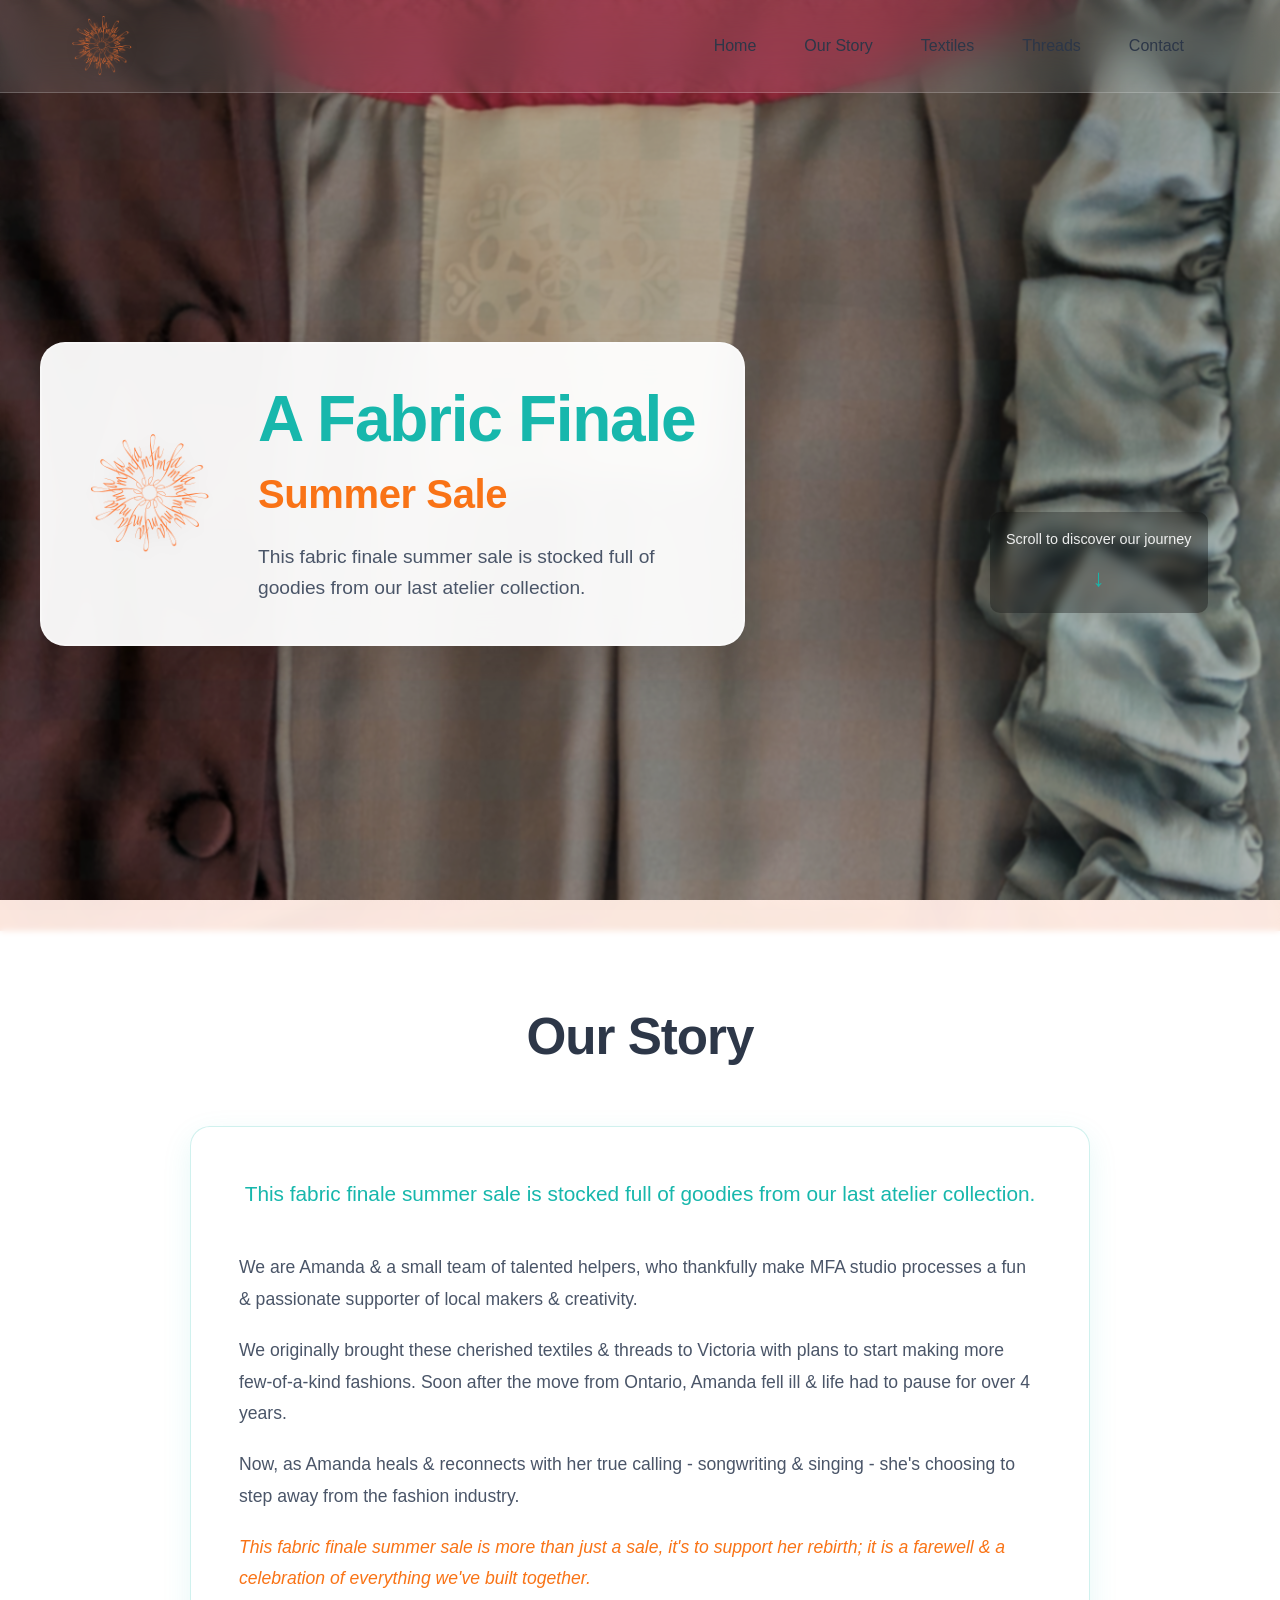
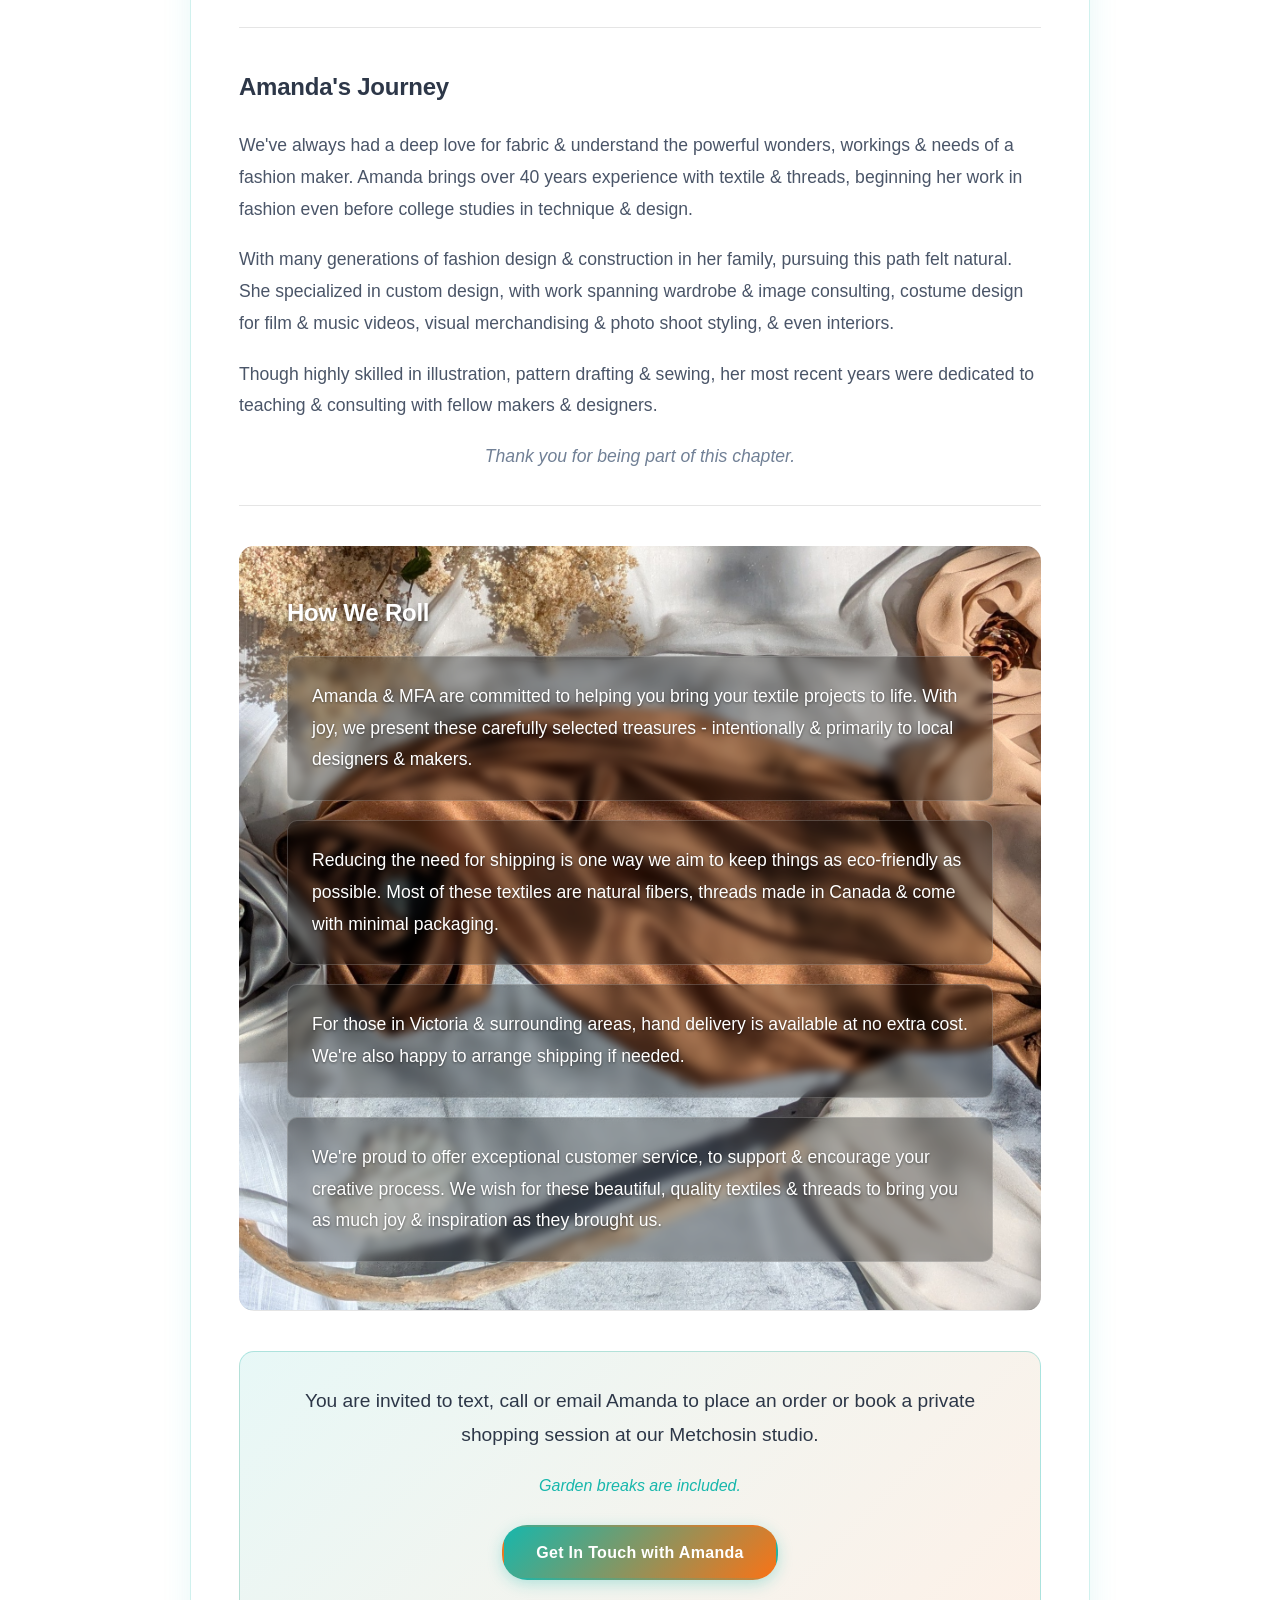
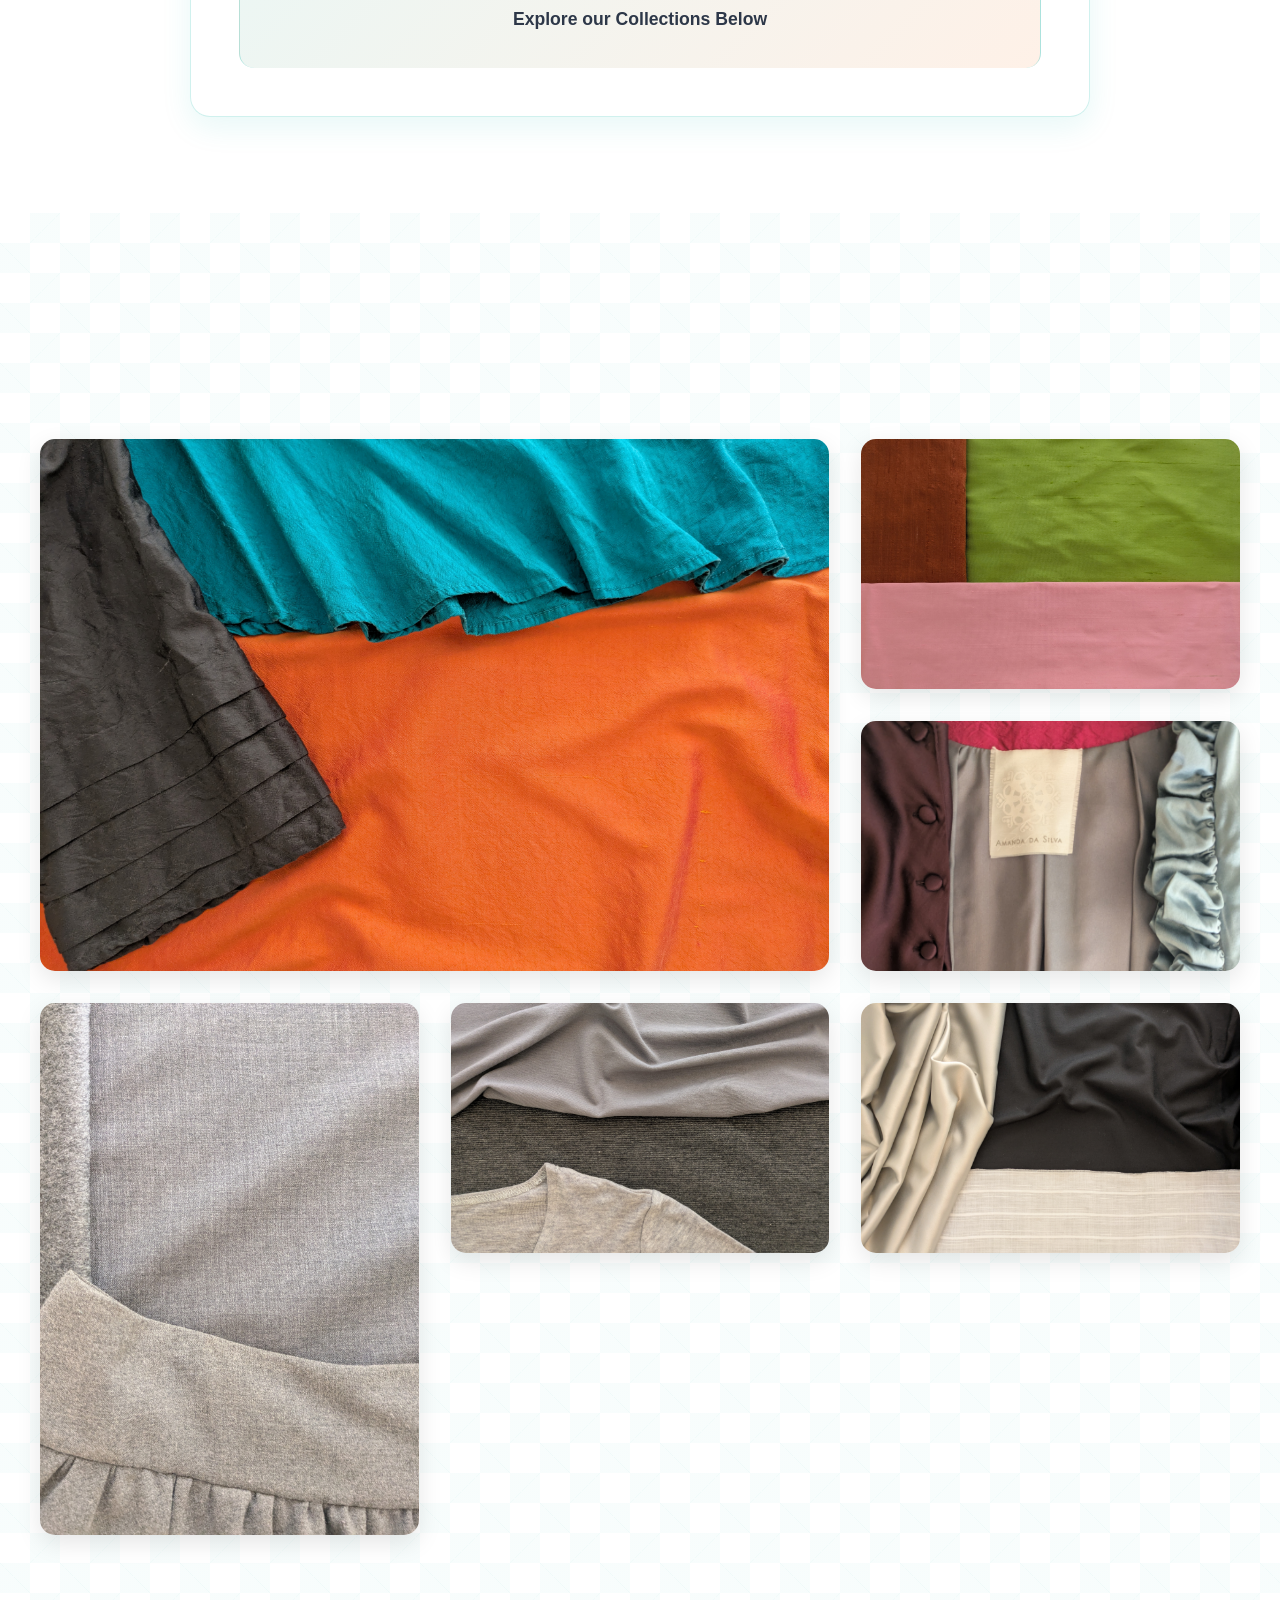
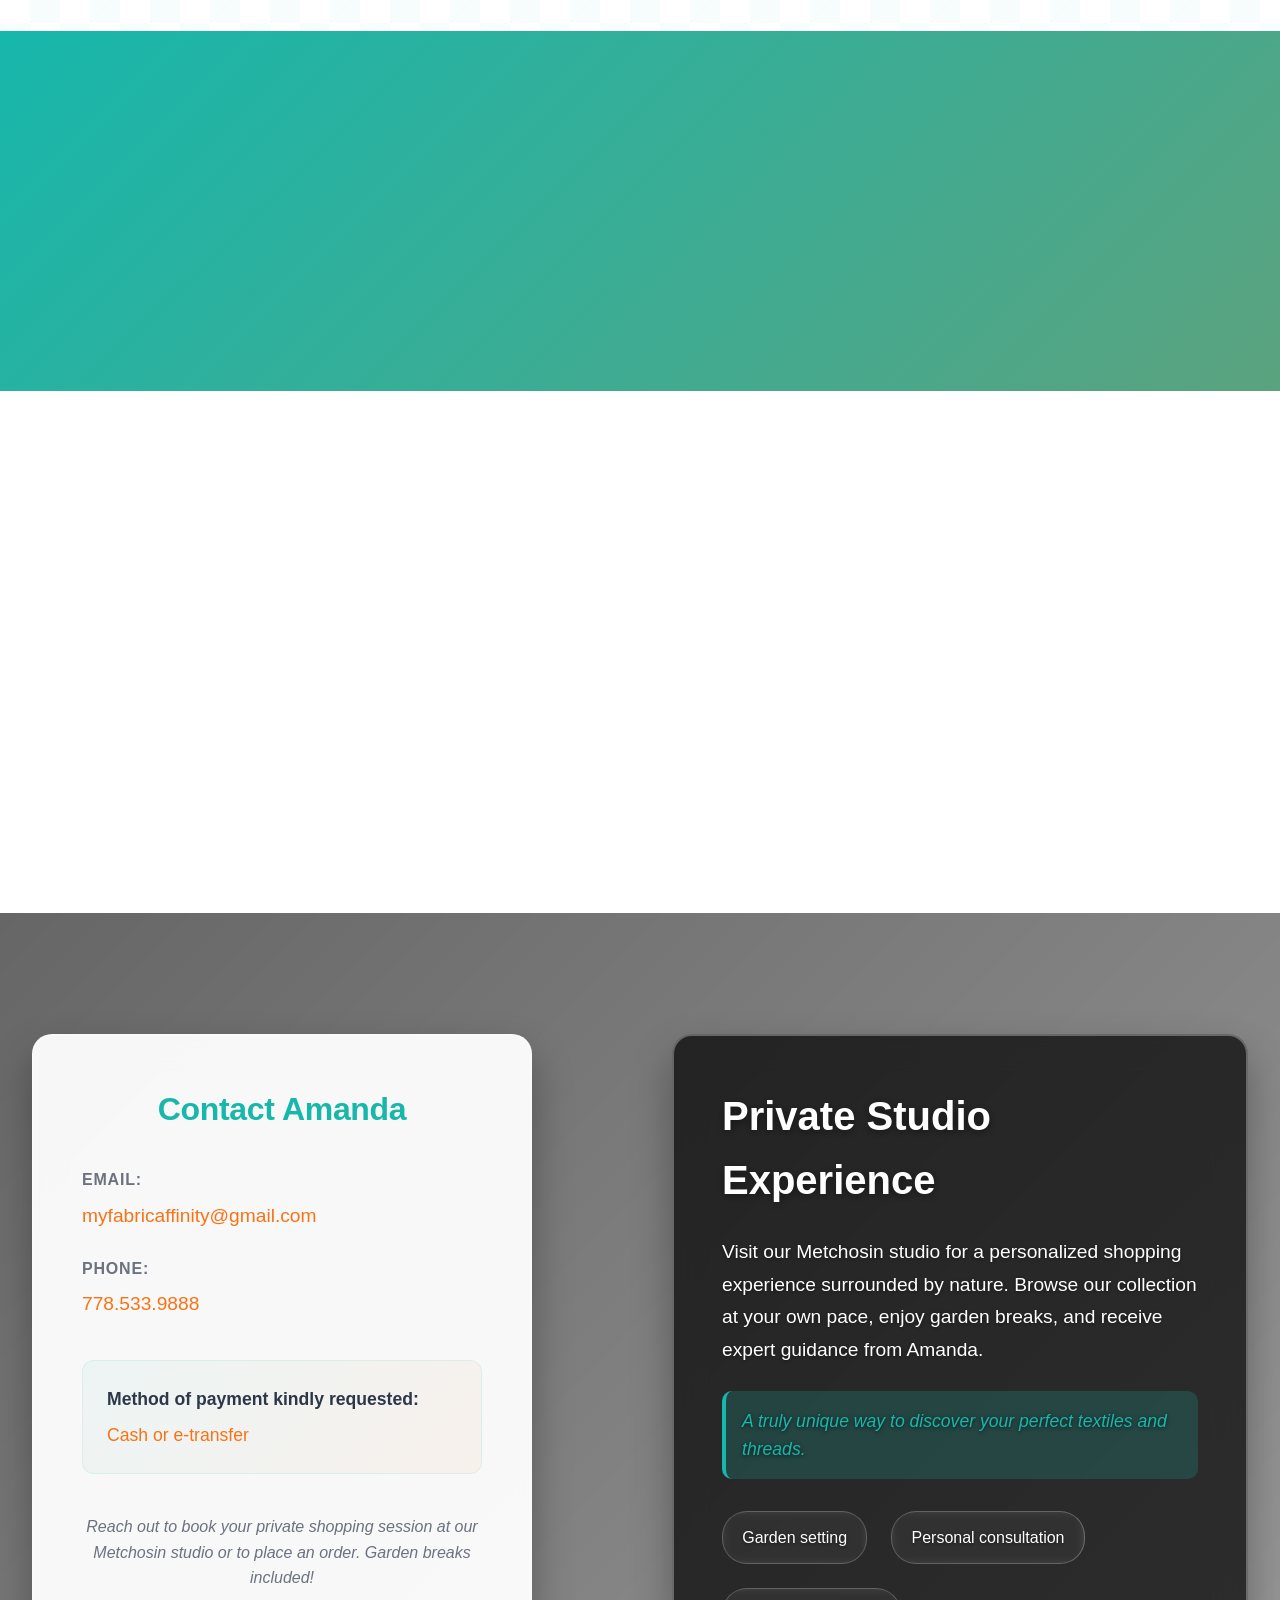
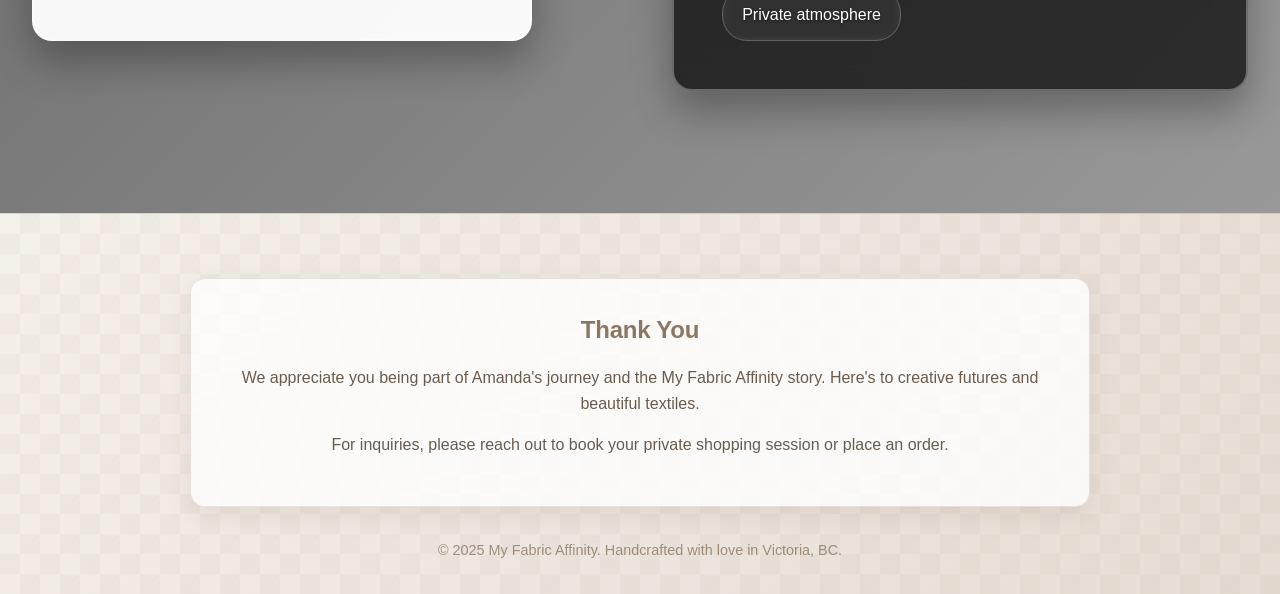
<file: index.html>
<!DOCTYPE html>
<html lang="en">
<head>
    <meta charset="UTF-8">
    <meta name="viewport" content="width=device-width, initial-scale=1.0">
    <title>My Fabric Affinity - A Fabric Finale Summer Sale</title>
    <link rel="icon" type="image/png" href="images/mfalogotrans.png">
    <link rel="apple-touch-icon" href="images/mfalogotrans.png">
    <link rel="stylesheet" href="src/styles/main.css">
</head>
<body>
    <!-- Fixed Header -->
    <header class="fixed-header">
        <div class="header-content">
            <img src="images/mfalogotrans.png" alt="My Fabric Affinity Logo" class="header-logo">
            
            <!-- Navigation Menu -->
            <nav class="main-nav">
                <button class="nav-toggle" aria-label="Toggle navigation">
                    <span></span>
                    <span></span>
                    <span></span>
                </button>
                
                <ul class="nav-menu">
                    <li class="nav-item">
                        <a href="#home" class="nav-link">Home</a>
                    </li>
                    <li class="nav-item">
                        <a href="#our-story" class="nav-link">Our Story</a>
                    </li>
                    <li class="nav-item">
                        <a href="#textiles" class="nav-link">Textiles</a>
                    </li>
                    <li class="nav-item">
                        <a href="#threads" class="nav-link">Threads</a>
                    </li>
                    <li class="nav-item">
                        <a href="#contact" class="nav-link">Contact</a>
                    </li>
                </ul>
            </nav>
        </div>
    </header>

    <!-- Hero Section with Wallpaper Background -->
    <section id="home" class="hero-section" data-bg="images/silk-variety.jpg">
        <div class="hero-background-overlay"></div>
        <div class="hero-content">
            <div class="hero-left">
            <div class="logo-container">
                    <img src="images/mfalogotrans.png" alt="My Fabric Affinity Logo" class="logo circular-image">
                </div>
                <div class="hero-text">
                    <h1 class="hero-title slide-in-text">A Fabric Finale</h1>
                    <h2 class="hero-subtitle slide-in-text">Summer Sale</h2>
                    <p class="hero-description slide-in-text">This fabric finale summer sale is stocked full of goodies from our last atelier collection.</p>
                </div>
            </div>
            <div class="scroll-indicator">
                <span>Scroll to discover our journey</span>
                <div class="scroll-arrow">↓</div>
            </div>
        </div>
    </section>

    <!-- Our Story Section with Background Image -->
    <section id="our-story" class="story-section" data-bg="images/telio-dupioni-silks.jpg">
        <div class="section-background-overlay"></div>
        <div class="story-container">
            <h2 class="section-title">Our Story</h2>
            
            <div class="story-content">
                <p class="intro-text">This fabric finale summer sale is stocked full of goodies from our last atelier collection.</p>
                
                <div class="story-block" data-aos="fade-right">
                    <p>We are Amanda & a small team of talented helpers, who thankfully make MFA studio processes a fun & passionate supporter of local makers & creativity.</p>
                    
                    <p>We originally brought these cherished textiles & threads to Victoria with plans to start making more few-of-a-kind fashions. Soon after the move from Ontario, Amanda fell ill & life had to pause for over 4 years.</p>
                    
                    <p>Now, as Amanda heals & reconnects with her true calling - songwriting & singing - she's choosing to step away from the fashion industry.</p>
                    
                    <p class="highlight">This fabric finale summer sale is more than just a sale, it's to support her rebirth; it is a farewell & a celebration of everything we've built together.</p>
                </div>

                <div class="story-block" data-aos="fade-left">
                    <h3>Amanda's Journey</h3>
                    <p>We've always had a deep love for fabric & understand the powerful wonders, workings & needs of a fashion maker. Amanda brings over 40 years experience with textile & threads, beginning her work in fashion even before college studies in technique & design.</p>
                    
                    <p>With many generations of fashion design & construction in her family, pursuing this path felt natural. She specialized in custom design, with work spanning wardrobe & image consulting, costume design for film & music videos, visual merchandising & photo shoot styling, & even interiors.</p>
                    
                    <p>Though highly skilled in illustration, pattern drafting & sewing, her most recent years were dedicated to teaching & consulting with fellow makers & designers.</p>
                    
                    <p class="gratitude">Thank you for being part of this chapter.</p>
                </div>

                <div class="story-block how-we-roll-section" data-bg="images/neutrals.jpg" data-aos="zoom-in">
                    <div class="story-overlay"></div>
                    <h3>How We Roll</h3>
                    <p>Amanda & MFA are committed to helping you bring your textile projects to life. With joy, we present these carefully selected treasures - intentionally & primarily to local designers & makers.</p>
                    
                    <p>Reducing the need for shipping is one way we aim to keep things as eco-friendly as possible. Most of these textiles are natural fibers, threads made in Canada & come with minimal packaging.</p>
                    
                    <p>For those in Victoria & surrounding areas, hand delivery is available at no extra cost. We're also happy to arrange shipping if needed.</p>
                    
                    <p>We're proud to offer exceptional customer service, to support & encourage your creative process. We wish for these beautiful, quality textiles & threads to bring you as much joy & inspiration as they brought us.</p>
                </div>

                <div class="story-block contact-block" data-aos="fade-up">
                    <p class="invitation">You are invited to text, call or email Amanda to place an order or book a private shopping session at our Metchosin studio.</p>
                    
                    <p class="garden-note">Garden breaks are included.</p>
                    
                    <div class="contact-link-container">
                        <a href="#contact" class="contact-link-button">Get In Touch with Amanda</a>
                    </div>
                    
                    <p class="closing">Explore our Collections Below</p>
                </div>
            </div>
        </div>
    </section>

    <!-- Textiles Gallery Section -->
    <section id="textiles" class="textiles-section">
        <div class="section-container">
            <h2 class="section-title">Textiles</h2>
            
                        <!-- Textiles Gallery Grid -->
            <div class="gallery-grid">
                <a href="collections/telio-dupioni-silks.html" class="gallery-tile large-tile" data-aos="zoom-in" data-aos-delay="100">
                    <img src="images/telio-dupioni-silks.jpg" alt="Telio dupioni silk fabrics in vibrant colors" class="gallery-image zoom-on-hover">
                    <div class="gallery-overlay">
                        <h3>Telio Dupioni Silks</h3>
                        <p>Premium dupioni silk collection</p>
                        <span class="gallery-cta">Explore Collection</span>
                    </div>
                </a>
                
                <a href="collections/indian-dupioni-silks.html" class="gallery-tile" data-aos="fade-up" data-aos-delay="200">
                    <img src="images/indian-dupioni-silks.jpg" alt="Indian dupioni silk fabrics with rich textures" class="gallery-image zoom-on-hover">
                    <div class="gallery-overlay">
                        <h3>Indian Dupioni Silks</h3>
                        <p>Heritage silk textures</p>
                        <span class="gallery-cta">Explore Collection</span>
                    </div>
                </a>
                
                <a href="collections/silk-variety.html" class="gallery-tile" data-aos="fade-up" data-aos-delay="300">
                    <img src="images/silk-variety.jpg" alt="Silk variety including finished garments and fabrics" class="gallery-image zoom-on-hover">
                    <div class="gallery-overlay">
                        <h3>Silk Variety</h3>
                        <p>Diverse silk options</p>
                        <span class="gallery-cta">Explore Collection</span>
                    </div>
                </a>
                
                <a href="collections/suiting.html" class="gallery-tile tall-tile" data-aos="fade-left" data-aos-delay="400">
                    <img src="images/suiting.jpg" alt="Professional suiting fabrics in classic colors" class="gallery-image zoom-on-hover">
                    <div class="gallery-overlay">
                        <h3>Suiting</h3>
                        <p>Professional grade fabrics</p>
                        <span class="gallery-cta">Explore Collection</span>
                    </div>
                </a>
                
                <a href="collections/knits.html" class="gallery-tile" data-aos="zoom-in" data-aos-delay="500">
                    <img src="images/knits.jpg" alt="Soft knit fabrics in various weights and colors" class="gallery-image zoom-on-hover">
                    <div class="gallery-overlay">
                        <h3>Knits</h3>
                        <p>Comfortable stretch fabrics</p>
                        <span class="gallery-cta">Explore Collection</span>
                    </div>
                </a>
                
                <a href="collections/synthetics-other-wovens.html" class="gallery-tile" data-aos="fade-up" data-aos-delay="600">
                    <img src="images/synthetics.jpg" alt="Synthetic fabrics and other woven materials" class="gallery-image zoom-on-hover">
                    <div class="gallery-overlay">
                        <h3>Synthetics & Other Wovens</h3>
                        <p>Modern synthetic options</p>
                        <span class="gallery-cta">Explore Collection</span>
                    </div>
                </a>
                
                <a href="collections/vinyl-upholstery.html" class="gallery-tile" data-aos="fade-up" data-aos-delay="700">
                    <img src="images/butterfly.jpg" alt="Vinyl and upholstery materials for home furnishing" class="gallery-image zoom-on-hover">
                    <div class="gallery-overlay">
                        <h3>Vinyl & Upholstery</h3>
                        <p>Home furnishing materials</p>
                        <span class="gallery-cta">Explore Collection</span>
                    </div>
                </a>
            </div>
        </div>
    </section>

    <!-- Color Transition Section -->
    <section class="color-transition turquoise-section" data-bg="images/blue-green.jpg">
        <div class="transition-overlay"></div>
    </section>

    <!-- Threads Gallery Section -->
    <section id="threads" class="threads-section" data-bg="images/tape-measure-2406328_1280.jpg">
        <div class="threads-background-overlay"></div>
        <div class="section-container">
            <h2 class="section-title">Threads</h2>
            
                        <!-- Threads Gallery Grid -->
            <div class="gallery-grid threads-grid">
                <a href="collections/matching-threads.html" class="gallery-tile" data-aos="slide-up" data-aos-delay="100">
                    <img src="images/butterfly.jpg" alt="Serger threads for professional finishing" class="gallery-image zoom-on-hover">
                    <div class="gallery-overlay">
                        <h3>Serger Threads</h3>
                        <p>Professional finishing threads</p>
                        <span class="gallery-cta">Explore Collection</span>
                    </div>
                </a>
                
                <a href="collections/matching-threads.html" class="gallery-tile" data-aos="slide-up" data-aos-delay="200">
                    <img src="images/butterfly.jpg" alt="Smaller thread spools for detailed work" class="gallery-image zoom-on-hover">
                    <div class="gallery-overlay">
                        <h3>Smaller Spools</h3>
                        <p>Perfect for detailed work</p>
                        <span class="gallery-cta">Explore Collection</span>
                    </div>
                </a>
                
                <a href="collections/matching-threads.html" class="gallery-tile" data-aos="slide-up" data-aos-delay="300">
                    <img src="images/butterfly.jpg" alt="Nylon hemming threads for durable finishing" class="gallery-image zoom-on-hover">
                    <div class="gallery-overlay">
                        <h3>Nylon Hemming</h3>
                        <p>Durable finishing threads</p>
                        <span class="gallery-cta">Explore Collection</span>
                    </div>
                </a>
            </div>
        </div>
    </section>

    <!-- Private Studio & Contact Section -->
    <section id="contact" class="studio-contact-section" data-bg="images/PXL_20250701_025039517.jpg">
        <div class="studio-overlay"></div>
        <div class="studio-contact-container">
            <div class="contact-card" data-aos="slide-in-left">
                <h3 class="contact-name">Contact Amanda</h3>
                
                <div class="contact-details">
                    <div class="contact-item">
                        <span class="contact-label">Email:</span>
                        <a href="mailto:myfabricaffinity@gmail.com" class="contact-value">myfabricaffinity@gmail.com</a>
                    </div>
                    
                    <div class="contact-item">
                        <span class="contact-label">Phone:</span>
                        <a href="tel:+17785339888" class="contact-value">778.533.9888</a>
                    </div>
                    
                    <div class="payment-info">
                        <h4 class="payment-title">Method of payment kindly requested:</h4>
                        <p class="payment-methods">Cash or e-transfer</p>
                    </div>
                    
                    <div class="contact-note">
                        <p>Reach out to book your private shopping session at our Metchosin studio or to place an order. Garden breaks included!</p>
                    </div>
                </div>
            </div>
            
            <div class="studio-content" data-aos="slide-in-right">
                <h2 class="studio-title">Private Studio Experience</h2>
                <p class="studio-description">Visit our Metchosin studio for a personalized shopping experience surrounded by nature. Browse our collection at your own pace, enjoy garden breaks, and receive expert guidance from Amanda.</p>
                <p class="studio-highlight">A truly unique way to discover your perfect textiles and threads.</p>
                <div class="studio-features">
                    <div class="feature-item">
                        <span>Garden setting</span>
                    </div>
                    <div class="feature-item">
                        <span>Personal consultation</span>
                    </div>
                    <div class="feature-item">
                        <span>Private atmosphere</span>
                    </div>
                </div>
            </div>
        </div>
    </section>

    <!-- Footer Section -->
    <footer id="footer" class="footer-section">
        <div class="footer-container">
            <div class="footer-content">
                <h3 class="footer-title">Thank You</h3>
                <p class="footer-text">We appreciate you being part of Amanda's journey and the My Fabric Affinity story. Here's to creative futures and beautiful textiles.</p>
                <p class="footer-text">For inquiries, please reach out to book your private shopping session or place an order.</p>
            </div>
            <div class="footer-bottom">
                <p>&copy; 2025 My Fabric Affinity. Handcrafted with love in Victoria, BC.</p>
            </div>
        </div>
    </footer>

    <script>
        // Header scroll effect
        const header = document.querySelector('.fixed-header');
        
        window.addEventListener('scroll', () => {
            if (window.scrollY > 100) {
                header.classList.add('scrolled');
            } else {
                header.classList.remove('scrolled');
            }
        });
        
        // Navigation functionality
        document.addEventListener('DOMContentLoaded', () => {
            const navToggle = document.querySelector('.nav-toggle');
            const navMenu = document.querySelector('.nav-menu');
            const navLinks = document.querySelectorAll('.nav-link');
            const dropdowns = document.querySelectorAll('.dropdown');
            
            // Mobile menu toggle
            navToggle.addEventListener('click', () => {
                navToggle.classList.toggle('active');
                navMenu.classList.toggle('active');
            });
            
            // Close mobile menu when clicking on a link
            navLinks.forEach(link => {
                link.addEventListener('click', (e) => {
                    // Handle smooth scrolling for anchor links
                    if (link.getAttribute('href').startsWith('#')) {
                        e.preventDefault();
                        const targetId = link.getAttribute('href').substring(1);
                        const targetElement = document.getElementById(targetId);
                        
                        if (targetElement) {
                            const headerHeight = header.offsetHeight;
                            const targetPosition = targetElement.offsetTop - headerHeight - 20;
                            
                            window.scrollTo({
                                top: targetPosition,
                                behavior: 'smooth'
                            });
                        }
                    }
                    
                    // Close mobile menu
                    navToggle.classList.remove('active');
                    navMenu.classList.remove('active');
                });
            });
            
            // Dropdown functionality for mobile and desktop
            dropdowns.forEach(dropdown => {
                const dropdownLink = dropdown.querySelector('.nav-link');
                
                dropdownLink.addEventListener('click', (e) => {
                    if (window.innerWidth <= 768) {
                        // Mobile: toggle dropdown
                        e.preventDefault();
                        dropdown.classList.toggle('active');
                    } else {
                        // Desktop: navigate to main section on click
                        if (dropdownLink.getAttribute('href').startsWith('#')) {
                            e.preventDefault();
                            const targetId = dropdownLink.getAttribute('href').substring(1);
                            const targetElement = document.getElementById(targetId);
                            
                            if (targetElement) {
                                const headerHeight = header.offsetHeight;
                                const targetPosition = targetElement.offsetTop - headerHeight - 20;
                                
                                window.scrollTo({
                                    top: targetPosition,
                                    behavior: 'smooth'
                                });
                            }
                        }
                    }
                });
            });
            
            // Handle dropdown sublinks with improved navigation
            document.querySelectorAll('.dropdown-link').forEach(link => {
                link.addEventListener('click', (e) => {
                    e.preventDefault();
                    e.stopPropagation();
                    
                    const href = link.getAttribute('href');
                    console.log('Dropdown link clicked:', href); // Debug log
                    
                    if (href && href.startsWith('#')) {
                        const targetId = href.substring(1);
                        const targetElement = document.getElementById(targetId);
                        
                        console.log('Looking for element with ID:', targetId); // Debug log
                        console.log('Found element:', targetElement); // Debug log
                        
                        if (targetElement) {
                            // Close any open dropdowns on desktop
                            dropdowns.forEach(dropdown => {
                                dropdown.classList.remove('active');
                            });
                            
                            const headerHeight = header.offsetHeight || 100;
                            const targetPosition = targetElement.offsetTop - headerHeight - 20;
                            
                            console.log('Scrolling to position:', targetPosition); // Debug log
                            
                            // Immediate scroll without setTimeout
                            window.scrollTo({
                                top: targetPosition,
                                behavior: 'smooth'
                            });
                        } else {
                            console.warn('Target element not found:', targetId);
                        }
                    }
                    
                    // Close mobile menu
                    navToggle.classList.remove('active');
                    navMenu.classList.remove('active');
                });
            });
            
            // Close mobile menu when clicking outside
            document.addEventListener('click', (e) => {
                if (!navMenu.contains(e.target) && !navToggle.contains(e.target)) {
                    navToggle.classList.remove('active');
                    navMenu.classList.remove('active');
                }
            });
        });
        
        // Enhanced Scroll Animations and Image Effects
        document.addEventListener('DOMContentLoaded', () => {
            // Static Background Setup
            const bgElements = document.querySelectorAll('[data-bg]');
            
            function setupStaticBackgrounds() {
                bgElements.forEach(element => {
                    const bgImage = element.getAttribute('data-bg');
                    element.style.backgroundImage = `url(${bgImage})`;
                    element.style.backgroundPosition = 'center center';
                    element.style.backgroundSize = 'cover';
                    element.style.backgroundAttachment = 'fixed';
                    element.style.backgroundRepeat = 'no-repeat';
                });
            }
            
            setupStaticBackgrounds(); // Initial call
            
            // AOS-like Animation Observer
            const animationObserver = new IntersectionObserver((entries) => {
            entries.forEach(entry => {
                if (entry.isIntersecting) {
                        const element = entry.target;
                        const animationType = element.getAttribute('data-aos');
                        const delay = parseInt(element.getAttribute('data-aos-delay') || 0);
                        
                        setTimeout(() => {
                            element.classList.add('aos-animate');
                            
                            // Add specific animation classes
                            switch(animationType) {
                                case 'fade-up':
                                    element.classList.add('fade-up');
                                    break;
                                case 'fade-left':
                                    element.classList.add('fade-left');
                                    break;
                                case 'fade-right':
                                    element.classList.add('fade-right');
                                    break;
                                case 'zoom-in':
                                    element.classList.add('zoom-in');
                                    break;
                                case 'slide-up':
                                    element.classList.add('slide-up');
                                    break;
                                case 'slide-in-left':
                                    element.classList.add('slide-in-left');
                                    break;
                                case 'pop-in':
                                    element.classList.add('pop-in');
                                    break;
                                default:
                                    element.classList.add('fade-in');
                            }
                        }, delay);
                    }
                });
            }, {
                threshold: 0.1,
                rootMargin: '0px 0px -50px 0px'
            });
            
            // Observe all elements with data-aos attributes
            document.querySelectorAll('[data-aos]').forEach(element => {
                animationObserver.observe(element);
            });
            
            // Enhanced observer for section titles
            const titleObserver = new IntersectionObserver((entries) => {
                entries.forEach(entry => {
                    if (entry.isIntersecting) {
                        entry.target.classList.add('in-view');
                    }
                });
            }, {
                threshold: 0.3,
                rootMargin: '0px 0px -100px 0px'
            });
            
            // Observe all section titles
            const sectionTitles = document.querySelectorAll('.section-title');
            sectionTitles.forEach(title => {
                titleObserver.observe(title);
            });
            
            // Gallery tile click handlers
            document.querySelectorAll('.gallery-tile').forEach(tile => {
                tile.addEventListener('click', () => {
                    tile.classList.add('clicked');
                    setTimeout(() => {
                        tile.classList.remove('clicked');
                    }, 300);
                });
            });
            
            // Reduced motion support
            const prefersReducedMotion = window.matchMedia('(prefers-reduced-motion: reduce)');
            if (prefersReducedMotion.matches) {
                document.body.classList.add('reduce-motion');
            }
        });
    </script>
</body>
</html>
</file>
<file: src/styles/main.css>
/* Reset and base styles */
* {
    margin: 0;
    padding: 0;
    box-sizing: border-box;
}

html {
    scroll-behavior: smooth;
}

body {
    font-family: 'Century Gothic', 'Futura', 'Avenir Next', 'Avenir', 'Trebuchet MS', 'Segoe UI', Arial, sans-serif;
    line-height: 1.6;
    color: #333;
    overflow-x: hidden;
}

/* Accessibility - Reduced Motion Support */
.reduce-motion * {
    animation-duration: 0.01ms !important;
    animation-iteration-count: 1 !important;
    transition-duration: 0.01ms !important;
    scroll-behavior: auto !important;
}

/* Image Global Styles */
img {
    max-width: 100%;
    height: auto;
    display: block;
}

.circular-image {
    border-radius: 50%;
    aspect-ratio: 1 / 1;
    object-fit: cover;
}

.zoom-on-hover {
    transition: transform 0.6s ease, filter 0.3s ease;
}

.zoom-on-hover:hover {
    transform: scale(1.05);
    filter: brightness(1.1);
}

/* Fixed Header */
.fixed-header {
    position: fixed;
    top: 0;
    left: 0;
    width: 100%;
    z-index: 1000;
    background: rgba(255, 255, 255, 0.1);
    backdrop-filter: blur(20px);
    border-bottom: 1px solid rgba(255, 255, 255, 0.2);
    padding: 1rem 0;
    transition: all 0.3s ease;
}

.fixed-header.scrolled {
    background: rgba(255, 255, 255, 0.95);
    backdrop-filter: blur(20px);
    box-shadow: 0 2px 20px rgba(0, 0, 0, 0.1);
}

.header-content {
    max-width: 1200px;
    margin: 0 auto;
    padding: 0 2rem;
    display: flex;
    justify-content: space-between;
    align-items: center;
}

.header-logo {
    height: 60px;
    width: auto;
    filter: drop-shadow(0 2px 8px rgba(0, 0, 0, 0.15));
    transition: all 0.3s ease;
    animation: gentleBob 3s ease-in-out infinite;
}

.header-logo:hover {
    transform: scale(1.1) rotate(2deg);
    filter: drop-shadow(0 4px 12px rgba(0, 0, 0, 0.2));
}

.fixed-header.scrolled .header-logo {
    height: 45px;
    animation: quickBob 2s ease-in-out infinite;
}

/* Navigation */
.main-nav {
    position: relative;
}

.nav-toggle {
    display: none;
    flex-direction: column;
    background: none;
    border: none;
    cursor: pointer;
    padding: 0.5rem;
}

.nav-toggle span {
    width: 25px;
    height: 3px;
    background: #2d3748;
    margin: 3px 0;
    transition: 0.3s;
    border-radius: 2px;
}

.nav-menu {
    display: flex;
    list-style: none;
    margin: 0;
    padding: 0;
    align-items: center;
}

.nav-item {
    position: relative;
    margin: 0 1.5rem;
}

.nav-link {
    text-decoration: none;
    color: #2d3748;
    font-weight: 500;
    font-size: 1rem;
    padding: 0.5rem 0;
    transition: all 0.3s ease;
    position: relative;
}

.nav-link:hover {
    color: #17b7ac;
}

.nav-link::after {
    content: '';
    position: absolute;
    bottom: -5px;
    left: 0;
    width: 0;
    height: 2px;
    background: #17b7ac;
    transition: width 0.3s ease;
}

.nav-link:hover::after {
    width: 100%;
}

/* Dropdown */
.dropdown {
    position: relative;
}

.dropdown-menu {
    position: absolute;
    top: 100%;
    left: 0;
    background: rgba(255, 255, 255, 0.95);
    backdrop-filter: blur(20px);
    border-radius: 10px;
    box-shadow: 0 8px 25px rgba(0, 0, 0, 0.15);
    list-style: none;
    margin: 0;
    padding: 0.5rem 0;
    min-width: 180px;
    opacity: 0;
    visibility: hidden;
    transform: translateY(-10px);
    transition: all 0.3s ease;
    border: 1px solid rgba(255, 255, 255, 0.3);
}

.dropdown:hover .dropdown-menu,
.dropdown.active .dropdown-menu {
    opacity: 1;
    visibility: visible;
    transform: translateY(0);
}

.dropdown-link {
    display: block;
    color: #4a5568;
    text-decoration: none;
    padding: 0.5rem 1rem;
    font-size: 0.9rem;
    transition: all 0.3s ease;
}

.dropdown-link:hover {
    background: rgba(23, 183, 172, 0.1);
    color: #17b7ac;
}

.dropdown-link:active {
    background: rgba(23, 183, 172, 0.2);
    color: #17b7ac;
}

.fixed-header.scrolled .nav-link {
    color: #2d3748;
}

.fixed-header.scrolled .nav-toggle span {
    background: #2d3748;
}

/* Hero section with Static Background */
.hero-section {
    display: flex;
    align-items: center;
    justify-content: flex-start;
    min-height: 100vh;
    padding: 120px 2rem 2rem 2rem;
    background: #ffffff;
    position: relative;
    background-attachment: fixed;
    background-size: cover;
    background-position: center center;
    background-repeat: no-repeat;
}

.hero-background-overlay {
    position: absolute;
    top: 0;
    left: 0;
    right: 0;
    bottom: 0;
    background: rgba(0, 0, 0, 0.3);
    backdrop-filter: blur(1px);
    z-index: 1;
}

.hero-section .hero-content {
    position: relative;
    z-index: 2;
    width: 100%;
    max-width: 1200px;
    margin: 0 auto;
    display: flex;
    justify-content: space-between;
    align-items: center;
}

.hero-left {
    display: flex;
    align-items: center;
    gap: 3rem;
    background: rgba(255, 255, 255, 0.95);
    padding: 2.5rem 3rem;
    border-radius: 25px;
    backdrop-filter: blur(15px);
    border: 2px solid rgba(255, 255, 255, 0.3);
    box-shadow: 0 20px 40px rgba(0, 0, 0, 0.1);
}

.hero-text {
    color: #2d3748;
}

.hero-title {
    font-size: clamp(2.5rem, 5vw, 4rem);
    font-weight: 700;
    color: #17b7ac;
    margin-bottom: 0.5rem;
    letter-spacing: -0.02em;
    line-height: 1.1;
}

.hero-subtitle {
    font-size: clamp(1.8rem, 3.5vw, 2.5rem);
    font-weight: 600;
    color: #f97316;
    margin-bottom: 1rem;
    letter-spacing: -0.01em;
}

.hero-description {
    font-size: 1.2rem;
    line-height: 1.6;
    color: #4a5568;
    max-width: 400px;
    font-weight: 400;
}

.hero-section::before {
    content: '';
    position: absolute;
    top: 0;
    left: 0;
    right: 0;
    bottom: 0;
    background: linear-gradient(45deg, rgba(23, 183, 172, 0.04) 25%, transparent 25%), 
                linear-gradient(-45deg, rgba(249, 115, 22, 0.04) 25%, transparent 25%), 
                linear-gradient(45deg, transparent 75%, rgba(23, 183, 172, 0.04) 75%), 
                linear-gradient(-45deg, transparent 75%, rgba(249, 115, 22, 0.04) 75%);
    background-size: 80px 80px;
    background-position: 0 0, 0 40px, 40px -40px, -40px 0px;
    pointer-events: none;
    z-index: 1;
}

/* Legacy container - kept for other sections if needed */
.container {
    max-width: 800px;
    text-align: center;
    position: relative;
    z-index: 2;
    background: rgba(255, 255, 255, 0.9);
    padding: 2rem 3rem;
    border-radius: 20px;
    box-shadow: 0 10px 30px rgba(23, 183, 172, 0.1);
    border: 1px solid rgba(23, 183, 172, 0.2);
    backdrop-filter: blur(10px);
}



/* Logo */
.logo-container {
    animation: cascadeFadeIn 1s ease-out 0.2s both;
    flex-shrink: 0;
}

.logo {
    width: 120px;
    height: 120px;
    filter: drop-shadow(0 4px 8px rgba(0, 0, 0, 0.1));
    transition: transform 0.3s ease;
    object-fit: cover;
}

.logo:hover {
    transform: scale(1.05);
}

/* Slide-in text animation */
.slide-in-text {
    opacity: 0;
    transform: translateY(30px);
    animation: slideInUp 1s ease-out 0.5s forwards;
}

/* Scroll indicator */
.scroll-indicator {
    position: absolute;
    bottom: 2rem;
    right: 2rem;
    text-align: center;
    animation: cascadeFadeIn 1s ease-out 1.4s both;
    color: white;
    background: rgba(0, 0, 0, 0.3);
    padding: 1rem;
    border-radius: 10px;
    backdrop-filter: blur(5px);
}

.scroll-indicator span {
    display: block;
    font-size: 0.9rem;
    color: #ffffff;
    margin-bottom: 0.5rem;
    opacity: 0.9;
}

.scroll-arrow {
    font-size: 1.5rem;
    color: #17b7ac;
    animation: bounce 2s infinite;
}

/* Story section with Static Background */
.story-section {
    background: #ffffff;
    padding: 6rem 2rem;
    position: relative;
    background-attachment: fixed;
    background-size: cover;
    background-position: center center;
    background-repeat: no-repeat;
}

.section-background-overlay {
    position: absolute;
    top: 0;
    left: 0;
    right: 0;
    bottom: 0;
    background: rgba(255, 255, 255, 0.85);
    backdrop-filter: blur(3px);
    z-index: 1;
}

.story-container {
    max-width: 900px;
    margin: 0 auto;
    position: relative;
    z-index: 2;
}

.section-title {
    font-size: clamp(2.5rem, 4vw, 3.5rem);
    font-weight: 600;
    color: #2d3748;
    text-align: center;
    margin-bottom: 3rem;
    letter-spacing: -0.02em;
    opacity: 0;
    transform: translateX(-30px);
    transition: all 0.8s ease-out;
}

.section-title.in-view {
    opacity: 1;
    transform: translateX(0);
}

.story-content {
    background: rgba(255, 255, 255, 0.95);
    padding: 3rem;
    border-radius: 20px;
    box-shadow: 0 10px 30px rgba(23, 183, 172, 0.1);
    border: 1px solid rgba(23, 183, 172, 0.2);
    backdrop-filter: blur(10px);
}

.intro-text {
    font-size: 1.3rem;
    font-weight: 500;
    color: #17b7ac;
    text-align: center;
    margin-bottom: 2.5rem;
    line-height: 1.8;
}

.story-block {
    margin-bottom: 2.5rem;
    padding-bottom: 2rem;
    border-bottom: 1px solid rgba(0, 0, 0, 0.1);
    position: relative;
}

.story-block:last-child {
    border-bottom: none;
    margin-bottom: 0;
    padding-bottom: 0;
}

.story-block.contact-block {
    padding-bottom: 2rem !important;
}

/* How We Roll Section with Static Background */
.how-we-roll-section {
    background-attachment: fixed;
    background-size: cover;
    background-position: center center;
    background-repeat: no-repeat;
    border-radius: 15px;
    overflow: hidden;
    position: relative;
    padding: 3rem;
}

.story-overlay {
    position: absolute;
    top: 0;
    left: 0;
    right: 0;
    bottom: 0;
    background: linear-gradient(135deg, rgba(0, 0, 0, 0.7), rgba(0, 0, 0, 0.5));
    backdrop-filter: blur(3px);
    z-index: 1;
}

.how-we-roll-section > * {
    position: relative;
    z-index: 2;
}

.how-we-roll-section h3 {
    color: #ffffff !important;
    text-shadow: 0 2px 4px rgba(0, 0, 0, 0.5);
    margin-bottom: 2rem;
}

.how-we-roll-section p {
    color: #ffffff !important;
    text-shadow: 0 1px 3px rgba(0, 0, 0, 0.5);
    background: rgba(0, 0, 0, 0.3);
    padding: 1.5rem;
    border-radius: 10px;
    margin-bottom: 1.5rem;
    backdrop-filter: blur(5px);
    border: 1px solid rgba(255, 255, 255, 0.2);
}

.story-block h3 {
    font-size: 1.5rem;
    font-weight: 600;
    color: #2d3748;
    margin-bottom: 1.5rem;
    letter-spacing: -0.01em;
}

.story-block p {
    font-size: 1.1rem;
    line-height: 1.8;
    color: #4a5568;
    margin-bottom: 1.2rem;
}

.story-block p:last-child {
    margin-bottom: 0;
}

.highlight {
    font-weight: 500;
    color: #f97316 !important;
    font-style: italic;
}

.gratitude {
    font-style: italic;
    color: #718096 !important;
    text-align: center;
    font-size: 1rem;
}

.contact-block {
    background: linear-gradient(135deg, rgba(23, 183, 172, 0.1), rgba(249, 115, 22, 0.1));
    padding: 2rem;
    border-radius: 15px;
    border: 1px solid rgba(23, 183, 172, 0.3);
}

.invitation {
    font-size: 1.2rem !important;
    font-weight: 500 !important;
    color: #2d3748 !important;
    text-align: center;
}

.garden-note {
    font-style: italic;
    text-align: center;
    color: #17b7ac !important;
    font-size: 1rem !important;
}

.closing {
    font-weight: 600 !important;
    text-align: center;
    color: #2d3748 !important;
    font-size: 1.1rem !important;
}

.contact-link-container {
    text-align: center;
    margin: 1.5rem 0;
}

.contact-link-button {
    display: inline-block;
    background: linear-gradient(135deg, #17b7ac 0%, #f97316 100%);
    color: #ffffff;
    text-decoration: none;
    padding: 0.8rem 2rem;
    border-radius: 25px;
    font-weight: 600;
    font-size: 1rem;
    letter-spacing: 0.02em;
    transition: all 0.3s ease;
    box-shadow: 0 4px 15px rgba(23, 183, 172, 0.3);
    border: 2px solid transparent;
}

.contact-link-button:hover {
    background: linear-gradient(135deg, #f97316 0%, #17b7ac 100%);
    transform: translateY(-2px);
    box-shadow: 0 6px 20px rgba(249, 115, 22, 0.4);
    color: #ffffff;
    text-decoration: none;
}

.contact-link-button:active {
    transform: translateY(0);
    box-shadow: 0 4px 15px rgba(23, 183, 172, 0.3);
}

/* Gallery Grid Layouts */
.gallery-grid {
    display: grid;
    grid-template-columns: repeat(auto-fit, minmax(300px, 1fr));
    gap: 2rem;
    grid-auto-rows: 250px;
    grid-auto-flow: dense;
}

.gallery-tile {
    position: relative;
    border-radius: 15px;
    overflow: hidden;
    cursor: pointer;
    transition: all 0.3s ease;
    box-shadow: 0 8px 25px rgba(0, 0, 0, 0.1);
}

.gallery-tile.large-tile {
    grid-column: span 2;
    grid-row: span 2;
}

.gallery-tile.tall-tile {
    grid-row: span 2;
}

.gallery-tile.wide-tile {
    grid-column: span 2;
}

.gallery-tile.circular-tile {
    border-radius: 50%;
    aspect-ratio: 1 / 1;
}

.gallery-tile:hover {
    transform: translateY(-5px);
    box-shadow: 0 15px 35px rgba(0, 0, 0, 0.2);
}

.gallery-tile.clicked {
    transform: scale(0.95);
    transition: transform 0.1s ease;
}

.gallery-image {
    width: 100%;
    height: 100%;
    object-fit: cover;
    transition: transform 0.6s ease, filter 0.3s ease;
}

.gallery-tile:hover .gallery-image {
    transform: scale(1.1);
    filter: brightness(1.1);
}

.gallery-overlay {
    position: absolute;
    top: 0;
    left: 0;
    right: 0;
    bottom: 0;
    background: linear-gradient(135deg, rgba(23, 183, 172, 0.9), rgba(249, 115, 22, 0.9));
    color: white;
    padding: 2rem;
    display: flex;
    flex-direction: column;
    justify-content: center;
    align-items: center;
    text-align: center;
    opacity: 0;
    transition: opacity 0.3s ease;
}

.gallery-tile:hover .gallery-overlay {
    opacity: 1;
}

/* Mobile: Show overlay text without hover */
@media (max-width: 768px) {
    .gallery-overlay {
        opacity: 1;
        background: linear-gradient(135deg, rgba(23, 183, 172, 0.7), rgba(249, 115, 22, 0.7));
    }
    
    .gallery-overlay h3 {
        font-size: 1.3rem;
    }
    
    .gallery-overlay p {
        font-size: 0.9rem;
    }
    
    .gallery-cta {
        font-size: 0.8rem;
        padding: 0.4rem 0.8rem;
    }
}

.gallery-overlay h3 {
    font-size: 1.5rem;
    font-weight: 600;
    margin-bottom: 0.5rem;
}

.gallery-overlay p {
    font-size: 1rem;
    margin-bottom: 1rem;
    opacity: 0.9;
}

.gallery-cta {
    background: rgba(255, 255, 255, 0.2);
    padding: 0.5rem 1rem;
    border-radius: 20px;
    font-size: 0.9rem;
    font-weight: 500;
    border: 1px solid rgba(255, 255, 255, 0.3);
}

/* Color Transition Sections */
.color-transition {
    height: 40vh;
    position: relative;
    background-attachment: fixed;
    background-size: cover;
    background-position: center center;
    background-repeat: no-repeat;
}

.turquoise-section {
    background-color: #17b7ac;
}

.transition-overlay {
    position: absolute;
    top: 0;
    left: 0;
    right: 0;
    bottom: 0;
    background: linear-gradient(135deg, rgba(23, 183, 172, 0.8), rgba(249, 115, 22, 0.3));
}

/* Textiles and Threads Sections */
.textiles-section,
.threads-section {
    padding: 6rem 2rem;
    position: relative;
}

.textiles-section {
    background: #ffffff;
    position: relative;
}

.textiles-section::before {
    content: '';
    position: absolute;
    top: 0;
    left: 0;
    right: 0;
    bottom: 0;
    background: linear-gradient(45deg, rgba(23, 183, 172, 0.03) 25%, transparent 25%), 
                linear-gradient(-45deg, rgba(23, 183, 172, 0.03) 25%, transparent 25%), 
                linear-gradient(45deg, transparent 75%, rgba(23, 183, 172, 0.03) 75%), 
                linear-gradient(-45deg, transparent 75%, rgba(23, 183, 172, 0.03) 75%);
    background-size: 60px 60px;
    background-position: 0 0, 0 30px, 30px -30px, -30px 0px;
    pointer-events: none;
}

.threads-section {
    background: #ffffff;
    position: relative;
    background-attachment: fixed;
    background-size: cover;
    background-position: center center;
    background-repeat: no-repeat;
}

.threads-background-overlay {
    position: absolute;
    top: 0;
    left: 0;
    right: 0;
    bottom: 0;
    background: rgba(255, 255, 255, 0.85);
    backdrop-filter: blur(2px);
    z-index: 1;
}

.section-container {
    max-width: 1200px;
    margin: 0 auto;
    position: relative;
    z-index: 2;
}

.threads-grid {
    grid-template-columns: repeat(auto-fit, minmax(250px, 1fr));
    grid-auto-rows: 200px;
}

/* Studio Visit Section */
.studio-visit-section {
    min-height: 80vh;
    position: relative;
    background-attachment: fixed;
    background-size: cover;
    background-position: center center;
    background-repeat: no-repeat;
    display: flex;
    align-items: center;
    padding: 4rem 2rem;
}

/* Combined Studio & Contact Section */
.studio-contact-section {
    min-height: 100vh;
    position: relative;
    background-attachment: fixed;
    background-size: cover;
    background-position: center center;
    background-repeat: no-repeat;
    display: flex;
    align-items: center;
    padding: 6rem 2rem;
}

.studio-contact-container {
    max-width: 1400px;
    margin: 0 auto;
    display: grid;
    grid-template-columns: 1fr 1fr;
    gap: 4rem;
    align-items: start;
    position: relative;
    z-index: 2;
}

.studio-overlay {
    position: absolute;
    top: 0;
    left: 0;
    right: 0;
    bottom: 0;
    background: linear-gradient(135deg, rgba(0, 0, 0, 0.6), rgba(0, 0, 0, 0.4));
    z-index: 1;
}

.studio-content {
    max-width: 600px;
    color: white;
    position: relative;
    z-index: 2;
    background: rgba(0, 0, 0, 0.7);
    padding: 3rem;
    border-radius: 20px;
    backdrop-filter: blur(15px);
    border: 2px solid rgba(255, 255, 255, 0.3);
    box-shadow: 0 20px 40px rgba(0, 0, 0, 0.3);
}

/* Contact Card in Studio Section */
.studio-contact-section .contact-card {
    background: rgba(255, 255, 255, 0.95);
    padding: 3rem;
    border-radius: 20px;
    box-shadow: 0 20px 40px rgba(0, 0, 0, 0.3);
    border: 2px solid rgba(255, 255, 255, 0.3);
    backdrop-filter: blur(15px);
    max-width: 500px;
    position: relative;
    z-index: 2;
}

/* Contact Card Content Styling */
.contact-name {
    font-size: 2rem;
    font-weight: 600;
    color: #17b7ac;
    text-align: center;
    margin-bottom: 2rem;
    letter-spacing: -0.01em;
}

.contact-details {
    display: flex;
    flex-direction: column;
    gap: 1.5rem;
}

.contact-item {
    display: flex;
    flex-direction: column;
    gap: 0.5rem;
}

.contact-label {
    font-size: 1rem;
    font-weight: 600;
    color: #6b7280;
    text-transform: uppercase;
    letter-spacing: 0.05em;
}

.contact-value {
    font-size: 1.2rem;
    color: #f97316;
    text-decoration: none;
    font-weight: 500;
    transition: all 0.3s ease;
}

.contact-value:hover {
    color: #17b7ac;
    text-decoration: underline;
}

.payment-info {
    background: linear-gradient(135deg, rgba(23, 183, 172, 0.05), rgba(249, 115, 22, 0.05));
    padding: 1.5rem;
    border-radius: 12px;
    border: 1px solid rgba(23, 183, 172, 0.1);
    margin-top: 1rem;
}

.payment-title {
    font-size: 1.1rem;
    font-weight: 600;
    color: #2d3748;
    margin-bottom: 0.5rem;
}

.payment-methods {
    font-size: 1.1rem;
    color: #f97316;
    font-weight: 500;
    margin: 0;
}

.contact-note {
    text-align: center;
    margin-top: 1rem;
}

.contact-note p {
    font-size: 1rem;
    color: #6b7280;
    line-height: 1.6;
    font-style: italic;
}

.studio-title {
    font-size: 2.5rem;
    font-weight: 600;
    margin-bottom: 1.5rem;
    color: #ffffff;
    text-shadow: 0 2px 8px rgba(0, 0, 0, 0.5);
}

.studio-description {
    font-size: 1.2rem;
    line-height: 1.7;
    margin-bottom: 1.5rem;
    color: #ffffff;
    text-shadow: 0 1px 4px rgba(0, 0, 0, 0.5);
}

.studio-highlight {
    font-size: 1.1rem;
    font-style: italic;
    color: #17b7ac;
    margin-bottom: 2rem;
    text-shadow: 0 1px 4px rgba(0, 0, 0, 0.7);
    background: rgba(23, 183, 172, 0.2);
    padding: 1rem;
    border-radius: 10px;
    border-left: 4px solid #17b7ac;
}

.studio-features {
    display: flex;
    gap: 1.5rem;
    flex-wrap: wrap;
}

.feature-item {
    background: rgba(255, 255, 255, 0.15);
    padding: 0.8rem 1.2rem;
    border-radius: 25px;
    font-size: 1rem;
    font-weight: 500;
    text-shadow: 0 1px 3px rgba(0, 0, 0, 0.5);
    border: 1px solid rgba(255, 255, 255, 0.2);
    backdrop-filter: blur(5px);
}

/* Contact Section - Legacy styles now integrated into studio-contact-section */

/* AOS Animation Classes */
[data-aos] {
    opacity: 0;
    transition: opacity 0.6s ease, transform 0.6s ease;
}

[data-aos].aos-animate {
    opacity: 1;
}

.fade-up.aos-animate {
    transform: translateY(0);
}

.fade-up {
    transform: translateY(30px);
}

.fade-left.aos-animate {
    transform: translateX(0);
}

.fade-left {
    transform: translateX(30px);
}

.fade-right.aos-animate {
    transform: translateX(0);
}

.fade-right {
    transform: translateX(-30px);
}

.zoom-in.aos-animate {
    transform: scale(1);
}

.zoom-in {
    transform: scale(0.9);
}

.slide-up.aos-animate {
    transform: translateY(0);
}

.slide-up {
    transform: translateY(40px);
}

.slide-in-left.aos-animate {
    transform: translateX(0);
}

.slide-in-left {
    transform: translateX(-50px);
}

.pop-in.aos-animate {
    transform: scale(1) rotate(0deg);
}

.pop-in {
    transform: scale(0.8) rotate(-5deg);
}

.fade-in.aos-animate {
    opacity: 1;
    transform: translateY(0);
}

.fade-in {
    transform: translateY(20px);
}

/* Base Animations */
@keyframes fadeInUp {
    from {
        opacity: 0;
        transform: translateY(30px);
    }
    to {
        opacity: 1;
        transform: translateY(0);
    }
}

@keyframes slideInUp {
    from {
        opacity: 0;
        transform: translateY(30px);
    }
    to {
        opacity: 1;
        transform: translateY(0);
    }
}

@keyframes cascadeFadeIn {
    from {
        opacity: 0;
        transform: translateY(40px) scale(0.95);
        filter: blur(5px);
    }
    to {
        opacity: 1;
        transform: translateY(0) scale(1);
        filter: blur(0px);
    }
}

@keyframes slideInLeft {
    from {
        opacity: 0;
        transform: translateX(-50px);
    }
    to {
        opacity: 1;
        transform: translateX(0);
    }
}

@keyframes bounce {
    0%, 20%, 50%, 80%, 100% {
        transform: translateY(0);
    }
    40% {
        transform: translateY(-10px);
    }
    60% {
        transform: translateY(-5px);
    }
}

@keyframes gentleBob {
    0%, 100% {
        transform: translateY(0px);
    }
    50% {
        transform: translateY(-3px);
    }
}

@keyframes quickBob {
    0%, 100% {
        transform: translateY(0px);
    }
    50% {
        transform: translateY(-2px);
    }
}

/* Responsive design */
@media (max-width: 768px) {
    /* Hero Section */
    .hero-section {
        min-height: 70vh;
        background-attachment: scroll;
        padding: 120px 1rem 1rem 1rem;
    }
    
    .hero-content {
        flex-direction: column;
        align-items: flex-start;
        gap: 2rem;
    }
    
    .hero-left {
        flex-direction: column;
        gap: 1.5rem;
        padding: 2rem;
        text-align: center;
        width: 100%;
    }
    
    .hero-title {
        font-size: 2.5rem;
    }
    
    .hero-subtitle {
        font-size: 1.8rem;
    }
    
    .hero-description {
        font-size: 1.1rem;
        max-width: 100%;
    }
    
    .logo {
        width: 100px;
        height: 100px;
    }
    
    .scroll-indicator {
        position: static;
        margin-top: 1rem;
        background: rgba(255, 255, 255, 0.9);
        color: #2d3748;
    }
    
    .scroll-indicator span {
        color: #6b7280;
    }
    

    
    /* Gallery Grids */
    .gallery-grid {
        grid-template-columns: repeat(auto-fit, minmax(250px, 1fr));
        gap: 1.5rem;
        grid-auto-rows: 200px;
    }
    
    .gallery-tile.large-tile {
        grid-column: span 1;
        grid-row: span 1;
    }
    
    .gallery-tile.wide-tile {
        grid-column: span 1;
    }
    
    .threads-grid {
        grid-template-columns: repeat(auto-fit, minmax(200px, 1fr));
        grid-auto-rows: 180px;
    }
    
    /* Story Section */
    .story-section {
        padding: 4rem 1rem;
        background-attachment: scroll;
    }
    
    .story-content {
        padding: 2rem 1.5rem;
    }
    
    .section-title {
        font-size: 2.5rem;
        margin-bottom: 2rem;
    }
    
    .intro-text {
        font-size: 1.2rem;
    }
    
    .story-block h3 {
        font-size: 1.3rem;
    }
    
    .story-block p {
        font-size: 1rem;
    }
    
    .contact-block {
        padding: 1.5rem;
    }
    
    .contact-link-button {
        padding: 0.7rem 1.5rem;
        font-size: 0.95rem;
    }
    
    /* Studio Visit Section */
    .studio-visit-section {
        background-attachment: scroll;
        min-height: 60vh;
        padding: 3rem 1rem;
    }
    
    /* Combined Studio & Contact Section */
    .studio-contact-section {
        background-attachment: scroll;
        min-height: auto;
        padding: 4rem 1rem;
    }
    
    .studio-contact-container {
        grid-template-columns: 1fr;
        gap: 3rem;
        max-width: 100%;
    }
    
    .studio-content {
        padding: 2rem;
        max-width: 100%;
    }
    
    .studio-contact-section .contact-card {
        padding: 2rem;
        max-width: 100%;
    }
    
    .contact-name {
        font-size: 1.6rem;
        margin-bottom: 1.5rem;
    }
    
    .contact-details {
        gap: 1.2rem;
    }
    
    .contact-item {
        gap: 0.4rem;
    }
    
    .contact-value {
        font-size: 1.1rem;
    }
    
    .payment-info {
        padding: 1.2rem;
    }
    
    .payment-title {
        font-size: 1rem;
    }
    
    .payment-methods {
        font-size: 1rem;
    }
    
    .studio-title {
        font-size: 2rem;
    }
    
    .studio-description {
        font-size: 1.1rem;
    }
    
    .studio-features {
        flex-direction: column;
        gap: 1rem;
    }
    
    .feature-item {
        text-align: center;
    }
    
    /* Color Transitions */
    .color-transition {
        height: 30vh;
        background-attachment: scroll;
    }
    
    /* Mobile Navigation */
    .nav-toggle {
        display: flex;
    }
    
    .nav-menu {
        position: fixed;
        top: 100px;
        right: -100%;
        width: 280px;
        height: calc(100vh - 100px);
        background: rgba(255, 255, 255, 0.95);
        backdrop-filter: blur(20px);
        flex-direction: column;
        justify-content: flex-start;
        align-items: flex-start;
        padding: 2rem 0;
        transition: right 0.3s ease;
        box-shadow: -5px 0 25px rgba(0, 0, 0, 0.1);
        border-left: 1px solid rgba(255, 255, 255, 0.3);
    }
    
    .nav-menu.active {
        right: 0;
    }
    
    .nav-item {
        margin: 0;
        width: 100%;
    }
    
    .nav-link {
        display: block;
        padding: 1rem 2rem;
        font-size: 1.1rem;
        width: 100%;
        border-bottom: 1px solid rgba(0, 0, 0, 0.1);
    }
    
    .nav-link::after {
        display: none;
    }
    
    .dropdown-menu {
        position: static;
        opacity: 1;
        visibility: visible;
        transform: none;
        background: rgba(23, 183, 172, 0.05);
        box-shadow: none;
        border: none;
        border-radius: 0;
        max-height: 0;
        overflow: hidden;
        transition: max-height 0.3s ease;
    }
    
    .dropdown.active .dropdown-menu {
        max-height: 200px;
    }
    
    .dropdown-link {
        padding: 0.75rem 3rem;
        font-size: 1rem;
    }
    
    .nav-toggle.active span:nth-child(1) {
        transform: rotate(-45deg) translate(-5px, 6px);
    }
    
    .nav-toggle.active span:nth-child(2) {
        opacity: 0;
    }
    
    .nav-toggle.active span:nth-child(3) {
        transform: rotate(45deg) translate(-5px, -6px);
    }
    
    .textiles-section,
    .threads-section {
        padding: 4rem 1rem;
        background-attachment: scroll;
    }
    
    /* Color Transitions */
    .color-transition {
        height: 30vh;
        background-attachment: scroll;
    }
}

@media (max-width: 480px) {
    .hero-section {
        padding: 100px 0.5rem 0.5rem 0.5rem;
        min-height: 60vh;
        background-attachment: scroll;
    }
    
    .hero-left {
        padding: 1.5rem;
        gap: 1rem;
    }
    
    .hero-title {
        font-size: 2rem;
    }
    
    .hero-subtitle {
        font-size: 1.5rem;
    }
    
    .hero-description {
        font-size: 1rem;
    }
    
    .logo {
        width: 80px;
        height: 80px;
    }
    
    .scroll-indicator {
        margin-top: 1rem;
        padding: 0.8rem;
    }
    
    .scroll-indicator span {
        font-size: 0.8rem;
    }
    
    .header-content {
        padding: 0 1rem;
    }
    
    .header-logo {
        height: 50px;
    }
    
    .fixed-header.scrolled .header-logo {
        height: 40px;
    }
    
    /* Gallery Grids */
    .gallery-grid {
        grid-template-columns: 1fr;
        gap: 1rem;
        grid-auto-rows: 250px;
    }
    
    .threads-grid {
        grid-template-columns: 1fr;
        grid-auto-rows: 200px;
    }
    

    
    .story-section {
        padding: 3rem 0.5rem;
        background-attachment: scroll;
    }
    
    .story-content {
        padding: 1.5rem 1rem;
    }
    
    .section-title {
        font-size: 2rem;
        margin-bottom: 1.5rem;
    }
    
    .intro-text {
        font-size: 1.1rem;
        margin-bottom: 2rem;
    }
    
    .story-block {
        margin-bottom: 2rem;
        padding-bottom: 1.5rem;
    }
    
    .story-block h3 {
        font-size: 1.2rem;
        margin-bottom: 1rem;
    }
    
    .story-block p {
        font-size: 0.95rem;
        line-height: 1.7;
        margin-bottom: 1rem;
    }
    
    .contact-block {
        padding: 1.2rem;
    }
    
    .invitation {
        font-size: 1.1rem !important;
    }
    
    .closing {
        font-size: 1rem !important;
    }
    
    .textiles-section,
    .threads-section {
        padding: 3rem 0.5rem;
        background-attachment: scroll;
    }
    
    .studio-visit-section {
        background-attachment: scroll;
        min-height: 50vh;
        padding: 2rem 0.5rem;
    }
    
    /* Combined Studio & Contact Section */
    .studio-contact-section {
        background-attachment: scroll;
        min-height: auto;
        padding: 3rem 0.5rem;
    }
    
    .studio-contact-container {
        grid-template-columns: 1fr;
        gap: 2rem;
    }
    
    .studio-content {
        padding: 1.5rem;
    }
    
    .studio-contact-section .contact-card {
        padding: 1.5rem;
    }
    
    .contact-name {
        font-size: 1.4rem;
        margin-bottom: 1.2rem;
    }
    
    .contact-details {
        gap: 1rem;
    }
    
    .contact-item {
        gap: 0.3rem;
    }
    
    .contact-label {
        font-size: 0.9rem;
    }
    
    .contact-value {
        font-size: 1rem;
    }
    
    .payment-info {
        padding: 1rem;
        margin-top: 0.8rem;
    }
    
    .payment-title {
        font-size: 0.95rem;
        margin-bottom: 0.4rem;
    }
    
    .payment-methods {
        font-size: 0.95rem;
    }
    
    .contact-note p {
        font-size: 0.9rem;
    }
    
    .studio-title {
        font-size: 1.8rem;
    }
    
    .studio-description {
        font-size: 1rem;
    }
    
    .studio-features {
        gap: 0.8rem;
    }
    
    .feature-item {
        font-size: 0.9rem;
        padding: 0.6rem 1rem;
    }
    
    .color-transition {
        height: 25vh;
        background-attachment: scroll;
    }
    
    /* Contact styles now integrated into studio-contact-section above */
}

/* Footer Section */
.footer-section {
    background: linear-gradient(135deg, #f5f1eb 0%, #e8ddd4 100%);
    padding: 4rem 2rem 2rem;
    position: relative;
    border-top: 1px solid rgba(0, 0, 0, 0.1);
}

.footer-section::before {
    content: '';
    position: absolute;
    top: 0;
    left: 0;
    right: 0;
    bottom: 0;
    background: linear-gradient(45deg, rgba(139, 119, 100, 0.05) 25%, transparent 25%), 
                linear-gradient(-45deg, rgba(139, 119, 100, 0.05) 25%, transparent 25%), 
                linear-gradient(45deg, transparent 75%, rgba(139, 119, 100, 0.05) 75%), 
                linear-gradient(-45deg, transparent 75%, rgba(139, 119, 100, 0.05) 75%);
    background-size: 40px 40px;
    background-position: 0 0, 0 20px, 20px -20px, -20px 0px;
    pointer-events: none;
}

.footer-container {
    max-width: 900px;
    margin: 0 auto;
    text-align: center;
    position: relative;
    z-index: 2;
}

.footer-content {
    background: rgba(255, 255, 255, 0.8);
    padding: 2rem;
    border-radius: 15px;
    box-shadow: 0 8px 25px rgba(139, 119, 100, 0.15);
    border: 1px solid rgba(139, 119, 100, 0.2);
    margin-bottom: 2rem;
}

.footer-title {
    font-size: 1.5rem;
    font-weight: 600;
    color: #8b7764;
    margin-bottom: 1rem;
    letter-spacing: -0.01em;
}

.footer-text {
    font-size: 1rem;
    line-height: 1.6;
    color: #6b5b4d;
    margin-bottom: 1rem;
}

.footer-bottom {
    font-size: 0.9rem;
    color: #8b7764;
    opacity: 0.8;
}

/* Footer Responsive */
@media (max-width: 768px) {
    .footer-section {
        padding: 3rem 1rem 2rem;
    }
    
    .footer-content {
        padding: 1.5rem;
    }
    
    .footer-title {
        font-size: 1.3rem;
    }
    
    .footer-text {
        font-size: 0.95rem;
    }
}

@media (max-width: 480px) {
    .footer-section {
        padding: 2rem 0.5rem 1.5rem;
    }
    
    .footer-content {
        padding: 1.2rem;
    }
    
    .footer-title {
        font-size: 1.2rem;
        margin-bottom: 0.8rem;
    }
    
    .footer-text {
        font-size: 0.9rem;
        margin-bottom: 0.8rem;
    }
    
    .footer-bottom {
        font-size: 0.8rem;
    }
    
    /* Contact styles now integrated into studio-contact-section above */
}
</file>
